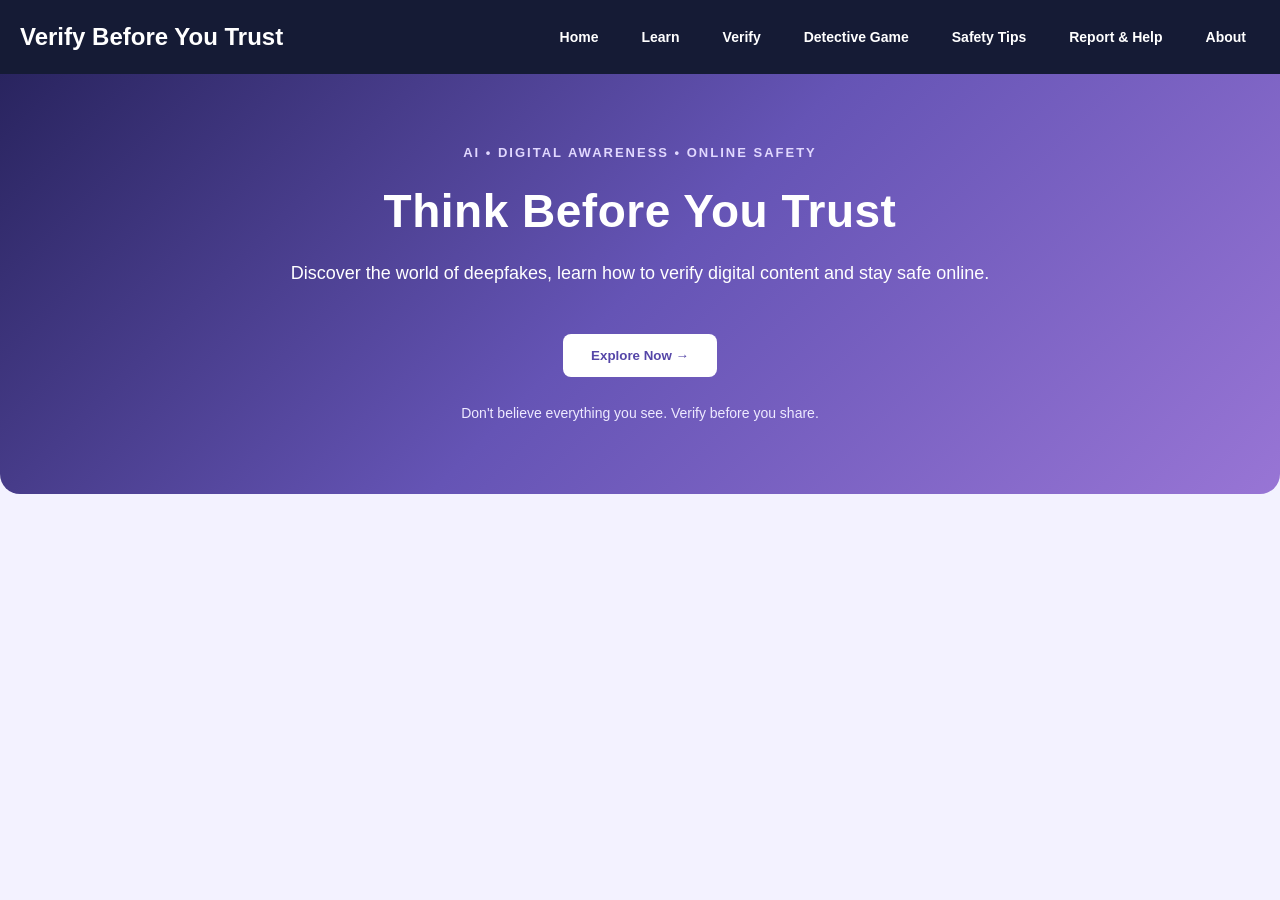
<file: index.html>
<!DOCTYPE html>
<html lang="en">
<head>
    <meta charset="UTF-8">
    <meta name="viewport" content="width=device-width, initial-scale=1.0">
    <title>Verify Before You Trust</title>
    <link rel="stylesheet" href="style.css">
</head>
<body>

    <!-- Navigation -->
    <header>
        <h2>Verify Before You Trust</h2>
        <nav>
    <a href="index.html">Home</a>
    <a href="learn.html">Learn</a>
    <a href="verify.html">Verify</a>
    <a href="game.html">Detective Game</a>
    <a href="safety.html">Safety Tips</a>
    <a href="report.html">Report & Help</a>
    <a href="about.html">About</a>
</nav>
    </header>

    <!-- Home -->
    <section id="home">
    <div class="hero-content">
        <p class="hero-tag">AI • DIGITAL AWARENESS • ONLINE SAFETY</p>

        <h1>Think Before You Trust</h1>

        <p class="hero-subtitle">
            Discover the world of deepfakes, learn how to
            verify digital content and stay safe online.
        </p>

        <a href="learn.html">
            <button>Explore Now →</button>
        </a>

        <p class="hero-note">
            Don't believe everything you see. Verify before you share.
        </p>
    </div>
</section>

    
<script src="script.js"></script>
</body>
</html>
</file>
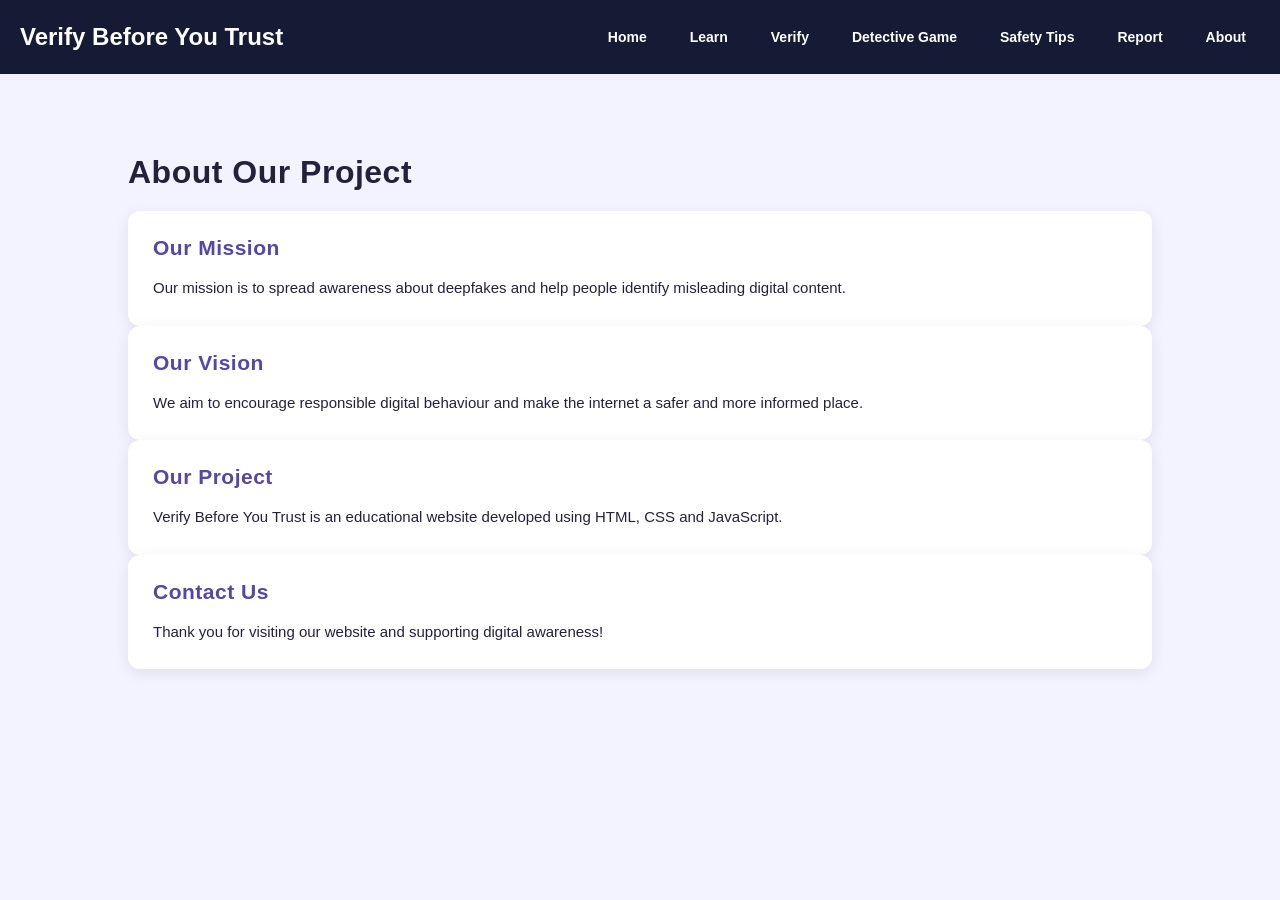
<file: about.html>
<!DOCTYPE html>
<html lang="en">
<head>
    <meta charset="UTF-8">
    <meta name="viewport" content="width=device-width, initial-scale=1.0">
    <title>About Us</title>
    <link rel="stylesheet" href="style.css">
</head>
<body>

<header>
    <h2>Verify Before You Trust</h2>
    <nav>
        <a href="index.html">Home</a>
        <a href="learn.html">Learn</a>
        <a href="verify.html">Verify</a>
        <a href="game.html">Detective Game</a>
        <a href="safety.html">Safety Tips</a>
        <a href="report.html">Report</a>
        <a href="about.html">About</a>
    </nav>
</header>

<section>
    <h1>About Our Project</h1>

    <div class="card">
        <h2>Our Mission</h2>
        <p>
            Our mission is to spread awareness about deepfakes
            and help people identify misleading digital content.
        </p>
    </div>

    <div class="card">
        <h2>Our Vision</h2>
        <p>
            We aim to encourage responsible digital behaviour
            and make the internet a safer and more informed place.
        </p>
    </div>

    <div class="card">
        <h2>Our Project</h2>
        <p>
            Verify Before You Trust is an educational website
            developed using HTML, CSS and JavaScript.
        </p>
    </div>

    <div class="card">
        <h2>Contact Us</h2>
        <p>Thank you for visiting our website and supporting digital awareness!</p>
    </div>
</section>

</body>
</html>
</file>
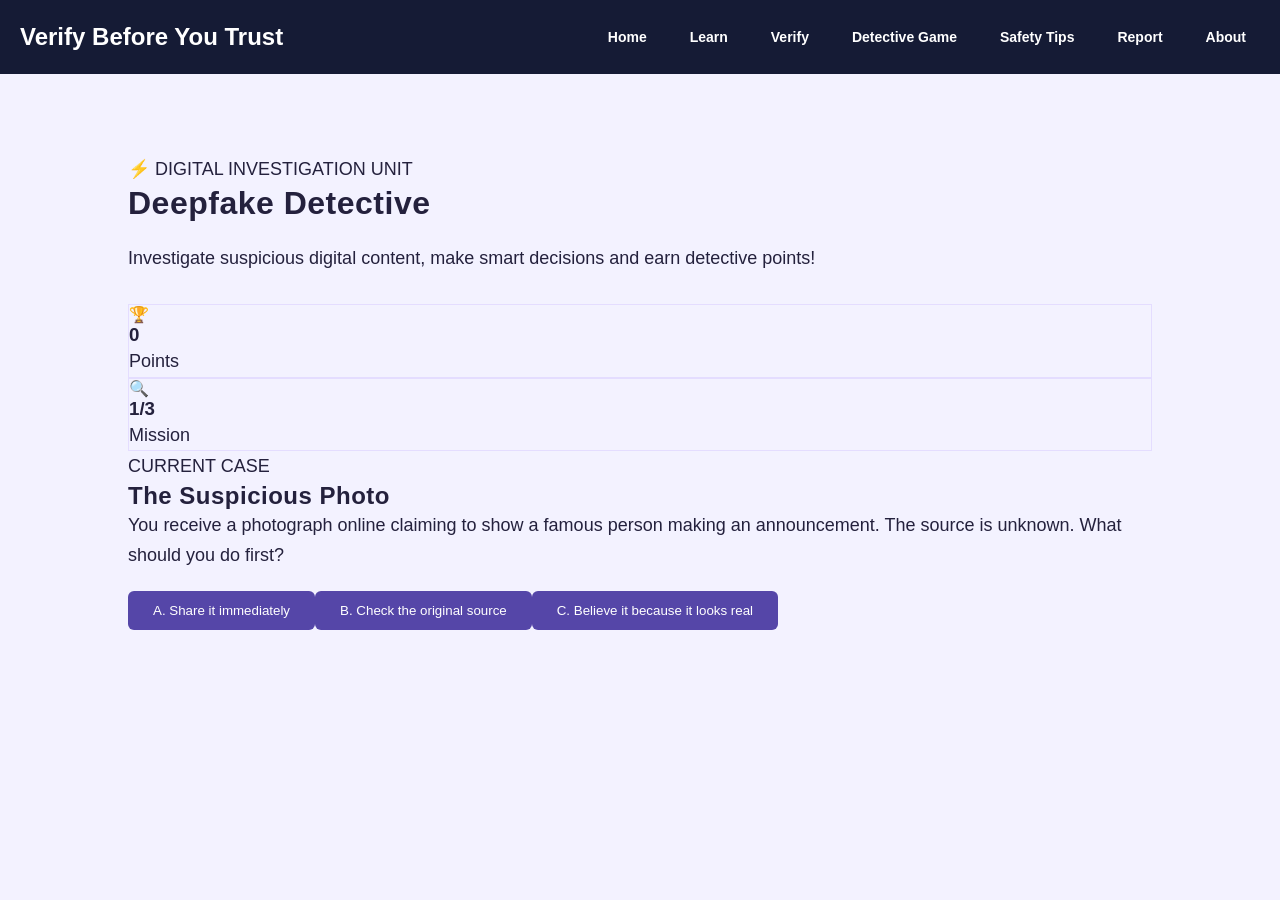
<file: game.html>
<!DOCTYPE html>
<html lang="en">
<head>
    <meta charset="UTF-8">
    <meta name="viewport" content="width=device-width, initial-scale=1.0">
    <title>Deepfake Detective Game</title>
    <link rel="stylesheet" href="style.css">
</head>
<body>

<header>
    <h2>Verify Before You Trust</h2>
    <nav>
        <a href="index.html">Home</a>
        <a href="learn.html">Learn</a>
        <a href="verify.html">Verify</a>
        <a href="game.html">Detective Game</a>
        <a href="safety.html">Safety Tips</a>
        <a href="report.html">Report</a>
        <a href="about.html">About</a>
    </nav>
</header>

<!-- Deepfake Detective Game -->
<section id="game">
    <div class="game-heading">
        <p class="game-tag">⚡ DIGITAL INVESTIGATION UNIT</p>
        <h1>Deepfake Detective</h1>
        <p class="intro">
            Investigate suspicious digital content,
            make smart decisions and earn detective points!
        </p>
    </div>

    <div class="game-dashboard">
        <div class="game-stat">
            <span>🏆</span>
            <h3 id="score">0</h3>
            <p>Points</p>
        </div>
        <div class="game-stat">
            <span>🔍</span>
            <h3 id="mission-number">1/3</h3>
            <p>Mission</p>
        </div>
    </div>

    <div class="mission-card">
        <p class="mission-label">CURRENT CASE</p>
        <h2 id="case-title">The Suspicious Photo</h2>
        <p id="case-description">
            You receive a photograph online claiming to show
            a famous person making an announcement.
            The source is unknown.
            What should you do first?
        </p>

        <div id="game-options" class="game-options"></div>
        <p id="game-feedback" aria-live="polite"></p>

        <button id="next-mission" onclick="nextMission()" hidden>
            Next Mission →
        </button>
    </div>
</section>

<script src="game.js"></script>
</body>
</html>
</file>
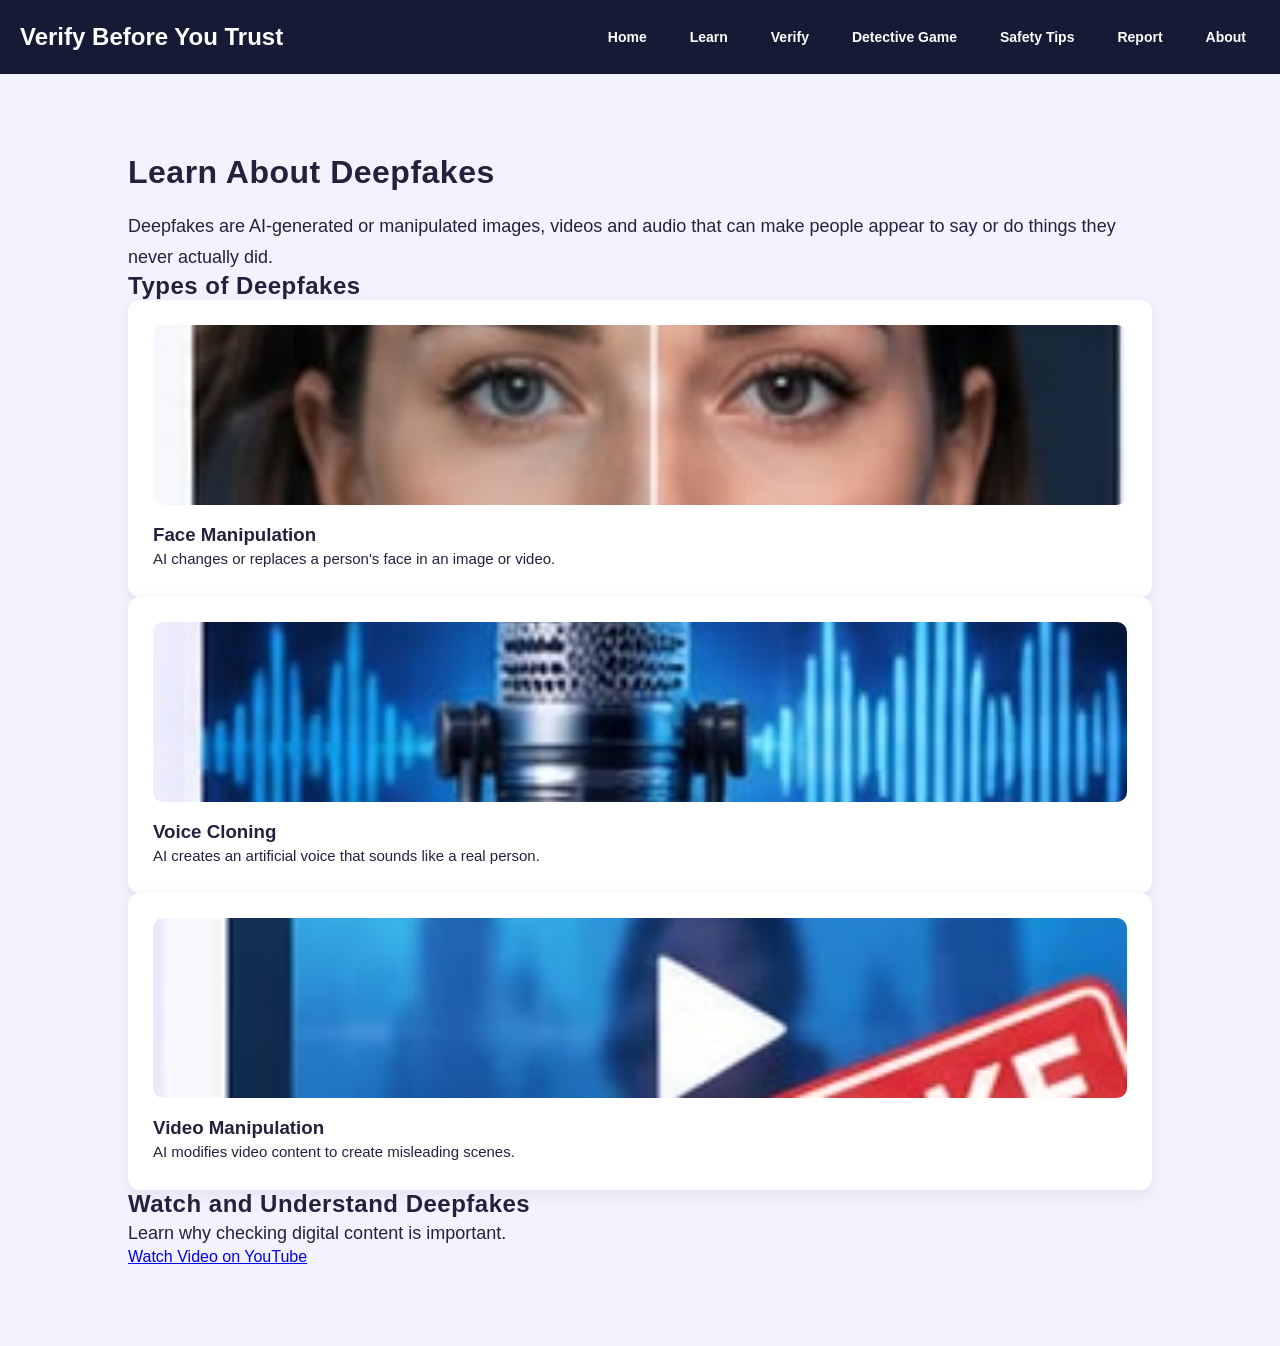
<file: learn.html>
<!DOCTYPE html>
<html lang="en">
<head>
    <meta charset="UTF-8">
    <meta name="viewport" content="width=device-width, initial-scale=1.0">
    <title>Learn About Deepfakes</title>
    <link rel="stylesheet" href="style.css">
</head>
<body>

<header>
    <h2>Verify Before You Trust</h2>
    <nav>
        <a href="index.html">Home</a>
        <a href="learn.html">Learn</a>
        <a href="verify.html">Verify</a>
        <a href="game.html">Detective Game</a>
        <a href="safety.html">Safety Tips</a>
        <a href="report.html">Report</a>
        <a href="about.html">About</a>
    </nav>
</header>

<section>
    <h1>Learn About Deepfakes</h1>
    <p>
        Deepfakes are AI-generated or manipulated images,
        videos and audio that can make people appear to say
        or do things they never actually did.
    </p>

    <h2>Types of Deepfakes</h2>

    <div class="card">
        <img src="images/face_manipulation.jpeg.jpeg" alt="Face manipulation">
        <h3>Face Manipulation</h3>
        <p>AI changes or replaces a person's face in an image or video.</p>
    </div>

    <div class="card">
        <img src="images/voice_cloning.jpeg.jpeg" alt="Voice cloning">
        <h3>Voice Cloning</h3>
        <p>AI creates an artificial voice that sounds like a real person.</p>
    </div>

    <div class="card">
        <img src="images/video_manipulation.jpeg.jpeg" alt="Video manipulation">
        <h3>Video Manipulation</h3>
        <p>AI modifies video content to create misleading scenes.</p>
    </div>

    <h2>Watch and Understand Deepfakes</h2>
    <p>Learn why checking digital content is important.</p>

    <a href="https://www.youtube.com/watch?v=7akzhpx0EIU"
       target="_blank" rel="noopener noreferrer">
        Watch Video on YouTube
    </a>
</section>

</body>
</html>
</file>
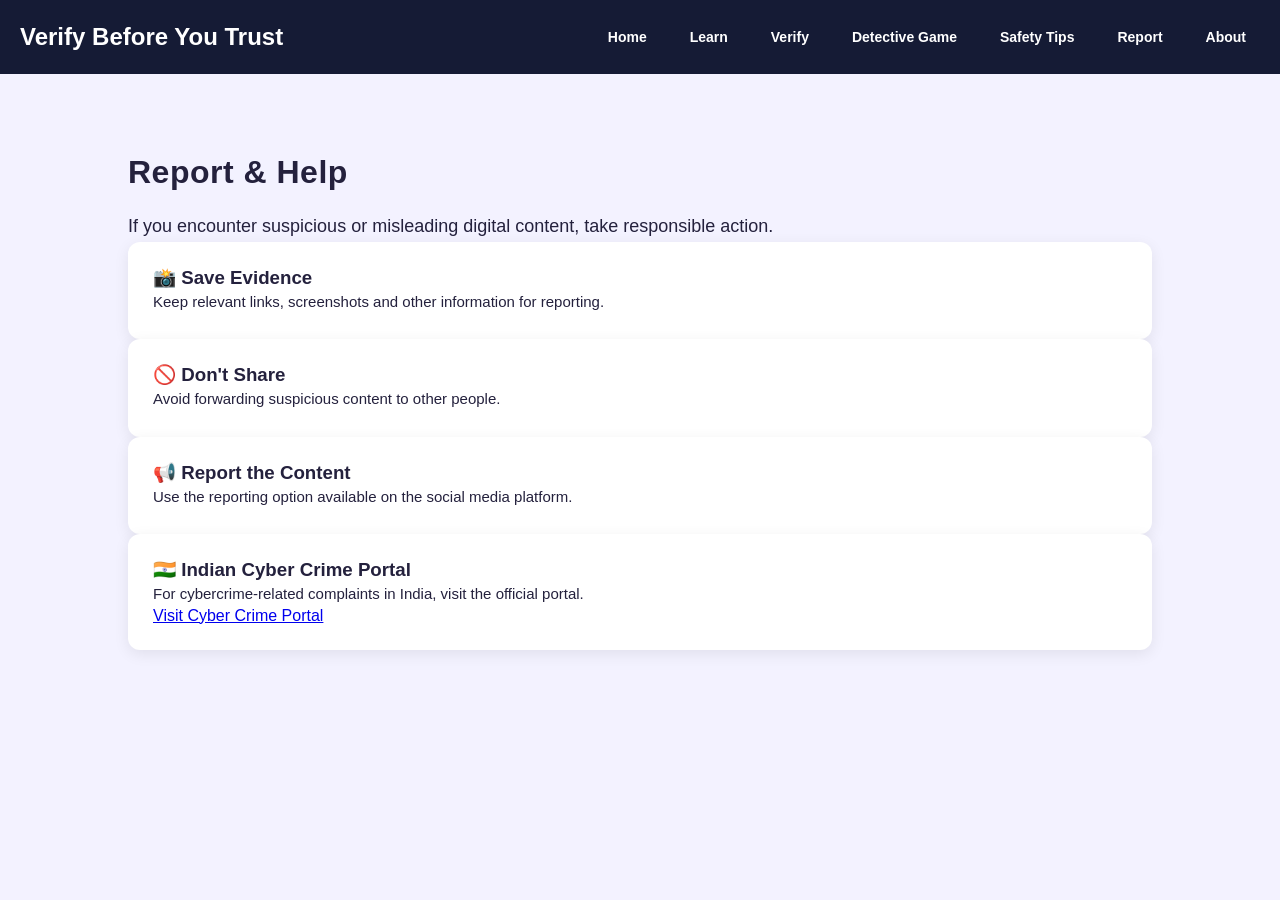
<file: report.html>
<!DOCTYPE html>
<html lang="en">
<head>
    <meta charset="UTF-8">
    <meta name="viewport" content="width=device-width, initial-scale=1.0">
    <title>Report and Help</title>
    <link rel="stylesheet" href="style.css">
</head>
<body>

<header>
    <h2>Verify Before You Trust</h2>
    <nav>
        <a href="index.html">Home</a>
        <a href="learn.html">Learn</a>
        <a href="verify.html">Verify</a>
        <a href="game.html">Detective Game</a>
        <a href="safety.html">Safety Tips</a>
        <a href="report.html">Report</a>
        <a href="about.html">About</a>
    </nav>
</header>

<section>
    <h1>Report & Help</h1>
    <p>If you encounter suspicious or misleading digital content, take responsible action.</p>

    <div class="card">
        <h3>📸 Save Evidence</h3>
        <p>Keep relevant links, screenshots and other information for reporting.</p>
    </div>

    <div class="card">
        <h3>🚫 Don't Share</h3>
        <p>Avoid forwarding suspicious content to other people.</p>
    </div>

    <div class="card">
        <h3>📢 Report the Content</h3>
        <p>Use the reporting option available on the social media platform.</p>
    </div>

    <div class="card">
        <h3>🇮🇳 Indian Cyber Crime Portal</h3>
        <p>For cybercrime-related complaints in India, visit the official portal.</p>
        <a href="https://cybercrime.gov.in/" target="_blank" rel="noopener noreferrer">
            Visit Cyber Crime Portal
        </a>
    </div>
</section>

</body>
</html>
</file>
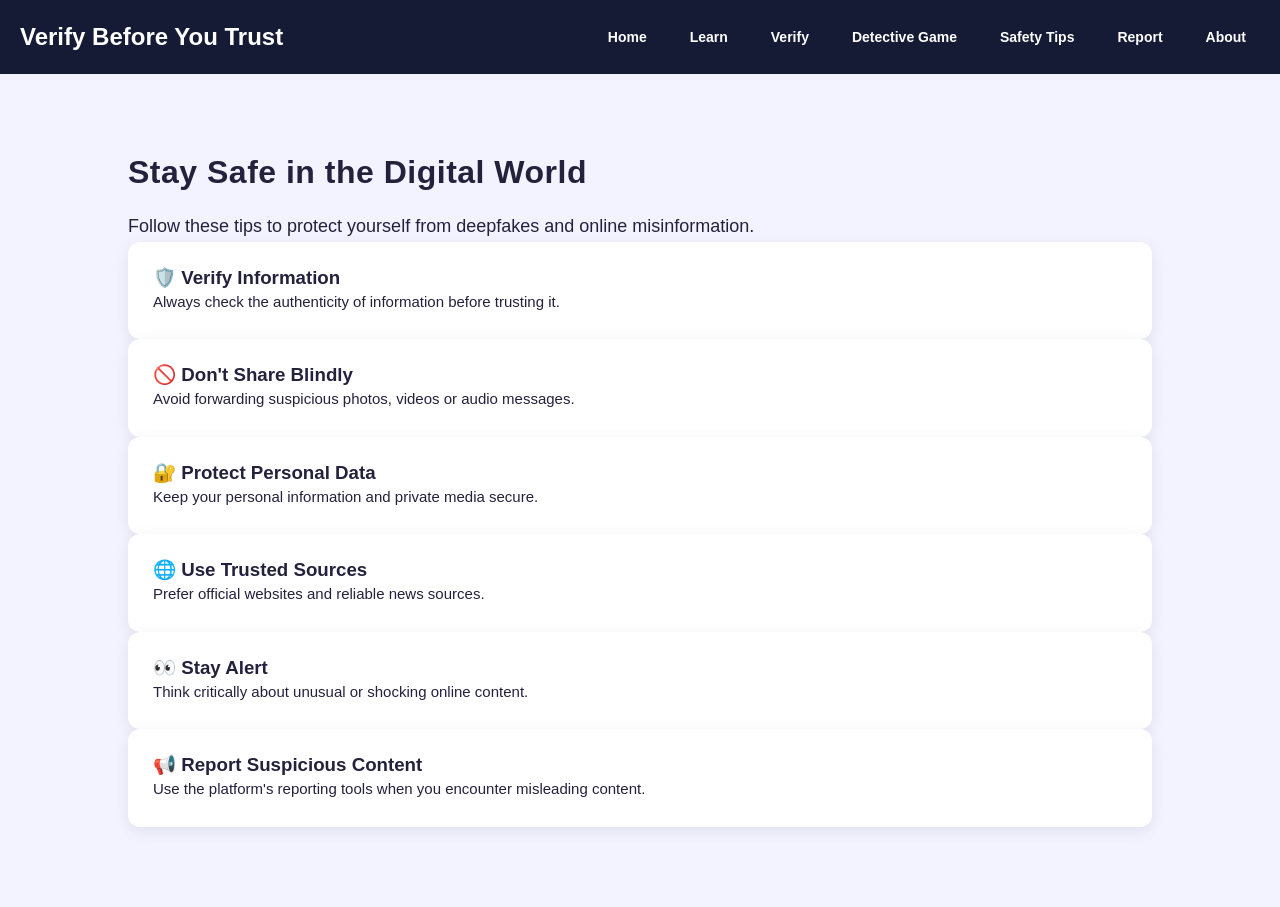
<file: safety.html>
<!DOCTYPE html>
<html lang="en">
<head>
    <meta charset="UTF-8">
    <meta name="viewport" content="width=device-width, initial-scale=1.0">
    <title>Digital Safety Tips</title>
    <link rel="stylesheet" href="style.css">
</head>
<body>

<header>
    <h2>Verify Before You Trust</h2>
    <nav>
        <a href="index.html">Home</a>
        <a href="learn.html">Learn</a>
        <a href="verify.html">Verify</a>
        <a href="game.html">Detective Game</a>
        <a href="safety.html">Safety Tips</a>
        <a href="report.html">Report</a>
        <a href="about.html">About</a>
    </nav>
</header>

<section>
    <h1>Stay Safe in the Digital World</h1>
    <p>Follow these tips to protect yourself from deepfakes and online misinformation.</p>

    <div class="card">
        <h3>🛡️ Verify Information</h3>
        <p>Always check the authenticity of information before trusting it.</p>
    </div>

    <div class="card">
        <h3>🚫 Don't Share Blindly</h3>
        <p>Avoid forwarding suspicious photos, videos or audio messages.</p>
    </div>

    <div class="card">
        <h3>🔐 Protect Personal Data</h3>
        <p>Keep your personal information and private media secure.</p>
    </div>

    <div class="card">
        <h3>🌐 Use Trusted Sources</h3>
        <p>Prefer official websites and reliable news sources.</p>
    </div>

    <div class="card">
        <h3>👀 Stay Alert</h3>
        <p>Think critically about unusual or shocking online content.</p>
    </div>

    <div class="card">
        <h3>📢 Report Suspicious Content</h3>
        <p>Use the platform's reporting tools when you encounter misleading content.</p>
    </div>
</section>

</body>
</html>
</file>
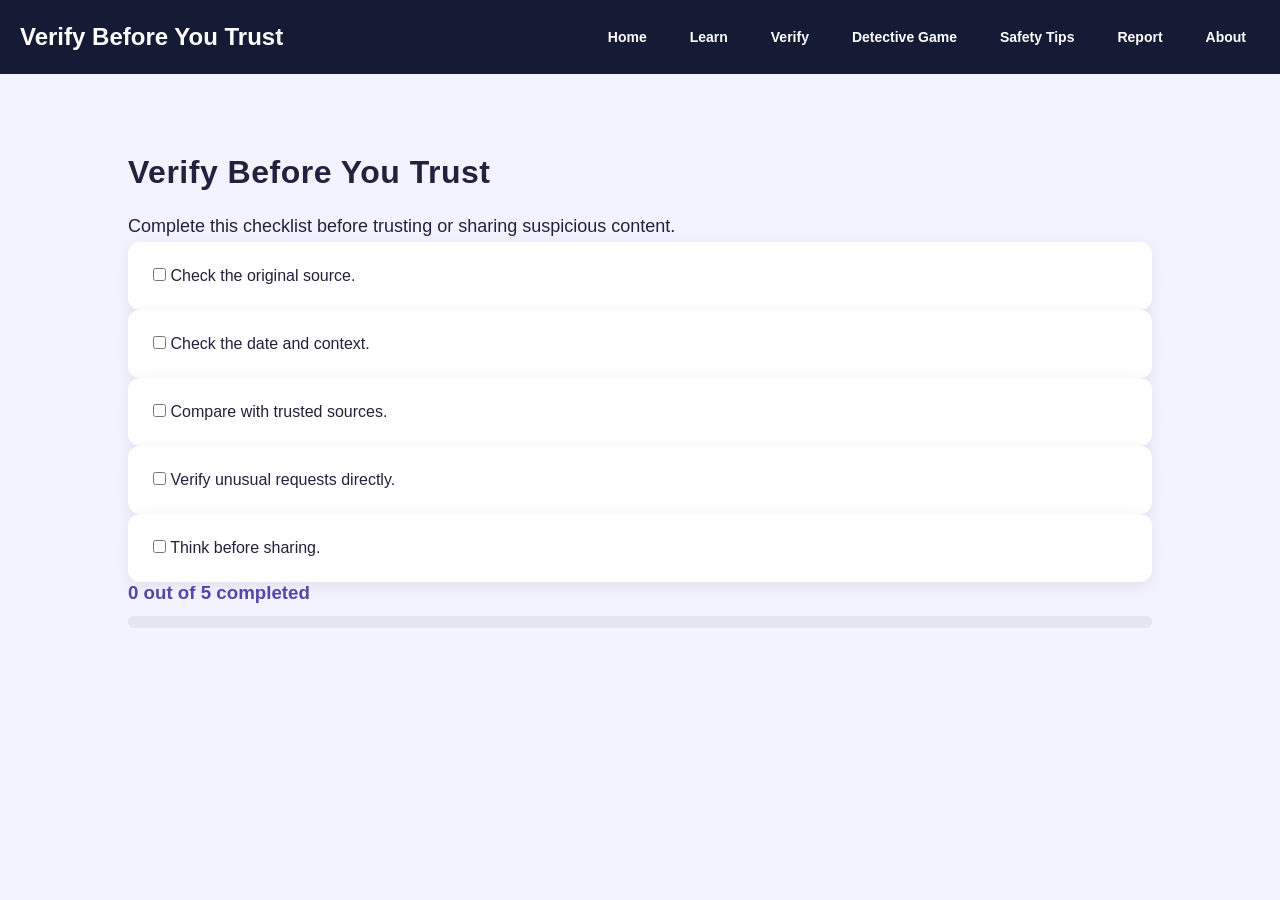
<file: verify.html>
<!DOCTYPE html>
<html lang="en">
<head>
    <meta charset="UTF-8">
    <meta name="viewport" content="width=device-width, initial-scale=1.0">
    <title>Verify Before You Trust</title>
    <link rel="stylesheet" href="style.css">
</head>
<body>

<header>
    <h2>Verify Before You Trust</h2>
    <nav>
        <a href="index.html">Home</a>
        <a href="learn.html">Learn</a>
        <a href="verify.html">Verify</a>
        <a href="game.html">Detective Game</a>
        <a href="safety.html">Safety Tips</a>
        <a href="report.html">Report</a>
        <a href="about.html">About</a>
    </nav>
</header>

<section>
    <h1>Verify Before You Trust</h1>
    <p>Complete this checklist before trusting or sharing suspicious content.</p>

    <div class="card">
        <label><input type="checkbox" class="verify"> Check the original source.</label>
    </div>

    <div class="card">
        <label><input type="checkbox" class="verify"> Check the date and context.</label>
    </div>

    <div class="card">
        <label><input type="checkbox" class="verify"> Compare with trusted sources.</label>
    </div>

    <div class="card">
        <label><input type="checkbox" class="verify"> Verify unusual requests directly.</label>
    </div>

    <div class="card">
        <label><input type="checkbox" class="verify"> Think before sharing.</label>
    </div>

    <h3 id="progress-text">0 out of 5 completed</h3>
    <div class="progress-bar">
        <div id="progress-fill"></div>
    </div>
</section>

<script>
const boxes = document.querySelectorAll(".verify");

boxes.forEach(function(box) {
    box.addEventListener("change", function() {
        const completed = document.querySelectorAll(".verify:checked").length;
        document.getElementById("progress-text").innerText =
            completed + " out of 5 completed";
        document.getElementById("progress-fill").style.width =
            (completed / 5 * 100) + "%";
    });
});
</script>

</body>
</html>
</file>
<file: style.css>
* {
    margin: 0;
    padding: 0;
    box-sizing: border-box;
}

html {
    scroll-behavior: smooth;
}

body {
    font-family: Arial, sans-serif;
    background: #f4f6fb;
    color: #20243a;
}

/* Navigation */
header {
    background: #151b35;
    color: white;
    padding: 20px;
    display: flex;
    justify-content: space-between;
    align-items: center;
    flex-wrap: wrap;
    gap: 15px;
}

nav {
    display: flex;
    flex-wrap: wrap;
    gap: 15px;
}

nav a {
    color: #ffffff;
    text-decoration: none;
    font-size: 14px;
    font-weight: 600;
    padding: 9px 14px;
    border-radius: 20px;
    transition: 0.3s ease;
}

nav a:hover {
    background: #7657d5;
    color: white;
    transform: translateY(-3px);
}
nav a:hover {
    color: #a99cff;
}

/* All sections */
section {
    padding: 80px 10%;
    min-height: 300px;
}

section h1 {
    font-size: 32px;
    margin-bottom: 20px;
}

section p {
    font-size: 18px;
    line-height: 1.7;
}

/* Home section */
#home {
    background: linear-gradient(120deg, #151b35, #5546a8);
    color: white;
    text-align: center;
    padding: 120px 20px;
}

#home h1 {
    font-size: 42px;
}

button {
    background: #5546a8;
    color: white;
    border: none;
    padding: 12px 25px;
    border-radius: 6px;
    margin-top: 20px;
    cursor: pointer;
}

button:hover {
    background: #352b7b;
}

#home button {
    background: white;
    color: #352b7b;
}

/* Alternating section backgrounds */
section:nth-of-type(even) {
    background: white;
}

/* Footer */
footer {
    background: #151b35;
    color: white;
    text-align: center;
    padding: 20px;
}

/* Mobile design */
@media (max-width: 768px) {
    header {
        flex-direction: column;
        align-items: flex-start;
    }

    nav {
        gap: 12px;
    }

    section h1 {
        font-size: 26px;
    }

    #home h1 {
        font-size: 32px;
    }
}
/* Learn About Deepfakes */

.intro {
    max-width: 850px;
    margin-bottom: 30px;
    line-height: 1.8;
}

.card-container {
    display: flex;
    gap: 25px;
    flex-wrap: wrap;
    margin-top: 30px;
}

.card {
    background: white;
    padding: 25px;
    border-radius: 12px;
    flex: 1;
    min-width: 220px;
    box-shadow: 0 4px 15px rgba(0,0,0,0.08);
    transition: transform 0.3s;
}

.card:hover {
    transform: translateY(-6px);
}

.card h2 {
    color: #5546a8;
    margin-bottom: 15px;
    font-size: 21px;
}

.card p {
    font-size: 15px;
    line-height: 1.7;
}
/* Verification Checklist */

.checklist-box {
    background: white;
    max-width: 750px;
    padding: 30px;
    border-radius: 12px;
    margin-top: 25px;
    box-shadow: 0 4px 15px rgba(0,0,0,0.08);
}

.checklist-box label {
    display: block;
    padding: 15px 5px;
    border-bottom: 1px solid #eeeeee;
    font-size: 16px;
    cursor: pointer;
}

.checklist-box input {
    margin-right: 12px;
    accent-color: #5546a8;
    transform: scale(1.2);
}

.progress-area {
    margin-top: 25px;
}

#progress-text {
    font-weight: bold;
    color: #5546a8;
    margin-bottom: 12px;
}

.progress-bar {
    height: 12px;
    background: #e5e5f0;
    border-radius: 20px;
    overflow: hidden;
}

#progress-fill {
    height: 100%;
    width: 0%;
    background: #5546a8;
    transition: width 0.3s;
}
/* Quiz Design */

.quiz-box {
    background: white;
    max-width: 800px;
    padding: 30px;
    margin-top: 25px;
    border-radius: 12px;
    box-shadow: 0 4px 15px rgba(0,0,0,0.08);
}

.question {
    margin-bottom: 28px;
    padding-bottom: 20px;
    border-bottom: 1px solid #eeeeee;
}

.question h3 {
    margin-bottom: 15px;
    color: #5546a8;
}

.question label {
    display: block;
    padding: 8px 0;
    cursor: pointer;
}

.question input {
    margin-right: 10px;
    accent-color: #5546a8;
}

#quiz-result {
    margin-top: 25px;
    font-size: 18px;
    font-weight: bold;
    color: #5546a8;
}
/* Safety Tips Section */

#safety {
    background: #f4f6fb;
}

#safety .card {
    border-left: 4px solid #5546a8;
}

#safety .card:hover {
    box-shadow: 0 8px 20px rgba(85,70,168,0.15);
}
/* Report and Help Section */

#help {
    background: white;
}

#help .card {
    border-top: 4px solid #5546a8;
}

#help .card a {
    display: inline-block;
    margin-top: 15px;
    color: #5546a8;
    font-weight: bold;
    text-decoration: none;
}

#help .card a:hover {
    text-decoration: underline;
}

.help-message {
    background: #eeeaff;
    padding: 25px;
    border-radius: 12px;
    margin-top: 30px;
}

.help-message h2 {
    color: #5546a8;
    margin-bottom: 10px;
}
#about {
    background: #f4f6fb;
}

#about .card {
    border-bottom: 4px solid #5546a8;
}
#home {
    min-height: 420px;
    display: flex;
    align-items: center;
    justify-content: center;
    text-align: center;
    padding: 60px 20px;
    background: linear-gradient(135deg, #29245f, #6554b5, #9875d5);
    color: white;
    border-radius: 0 0 20px 20px;
}

.hero-content {
    max-width: 750px;
}

.hero-tag {
    letter-spacing: 2px;
    font-size: 13px;
    font-weight: bold;
    color: #e1d8ff;
}

#home h1 {
    font-size: 46px;
    margin: 20px 0;
    color: white;
}

.hero-subtitle {
    font-size: 18px;
    line-height: 1.7;
    margin-bottom: 25px;
}

#home button {
    background: white;
    color: #5546a8;
    border: none;
    padding: 14px 28px;
    border-radius: 8px;
    font-weight: bold;
    cursor: pointer;
}

.hero-note {
    margin-top: 25px;
    font-size: 14px;
    color: #eeeaff;
}
.card img {
    width: 100%;
    height: 180px;
    object-fit: cover;
    border-radius: 10px;
    margin-bottom: 15px;
}
#learn .card-container {
    display: grid;
    grid-template-columns: repeat(3, 1fr);
    gap: 25px;
}

#learn .card {
    width: 100%;
    box-sizing: border-box;
}

#learn .card img {
    width: 100%;
    height: 180px;
    object-fit: cover;
    border-radius: 10px;
    display: block;
}
/* Mobile Responsive Design */
@media (max-width: 768px) {
    header {
        flex-direction: column;
        gap: 15px;
        padding: 15px;
    }

    nav {
        display: flex;
        flex-wrap: wrap;
        justify-content: center;
        gap: 12px;
    }

    #home h1 {
        font-size: 32px;
    }

    .hero-subtitle {
        font-size: 16px;
    }

    #learn .card-container {
        grid-template-columns: 1fr;
    }

    .card-container {
        grid-template-columns: 1fr;
    }

    section {
        padding: 30px 18px;
    }

    .checklist-box,
    .quiz-box {
        padding: 18px;
    }
}
.video-section {
    max-width: 850px;
    margin: 35px auto;
    padding: 25px;
    background: white;
    border-radius: 15px;
    text-align: center;
    box-shadow: 0 4px 15px rgba(0,0,0,0.08);
}

.video-section h2 {
    color: #5546a8;
    margin-bottom: 12px;
}

.video-container {
    position: relative;
    width: 100%;
    aspect-ratio: 16 / 9;
    margin-top: 20px;
}

.video-container iframe {
    width: 100%;
    height: 100%;
    border: none;
    border-radius: 12px;
}

.video-note {
    margin-top: 15px;
    color: #5546a8;
    font-weight: bold;
}
.video-link {
    margin: 25px auto;
}

.video-link a {
    display: inline-block;
    background: #5546a8;
    color: white;
    padding: 14px 24px;
    border-radius: 10px;
    text-decoration: none;
    font-weight: bold;
}

.video-link a:hover {
    background: #40327f;
}
/* ===== PREMIUM WEBSITE UPGRADE ===== */

html {
    scroll-behavior: smooth;
}

body {
    background: #f3f2ff;
    color: #24213d;
    font-family: "Segoe UI", Arial, sans-serif;
}

/* Navigation */
nav a {
    transition: 0.3s ease;
}

nav a:hover {
    color: #a78bfa;
    transform: translateY(-2px);
}

/* Section headings */
section h1,
section h2 {
    letter-spacing: 0.5px;
}

/* Cards */
.card,
.game-stat,
.mission-card,
.video-section {
    transition: transform 0.3s ease, box-shadow 0.3s ease;
}

.card:hover,
.game-stat:hover {
    transform: translateY(-7px);
    box-shadow: 0 12px 28px rgba(85, 70, 168, 0.16);
}

/* Buttons */
button,
.hero a {
    transition: all 0.3s ease;
    cursor: pointer;
}

button:hover,
.hero a:hover {
    transform: translateY(-3px);
    box-shadow: 0 7px 18px rgba(85, 70, 168, 0.25);
}

/* Images */
.card img {
    transition: transform 0.4s ease;
}

.card:hover img {
    transform: scale(1.04);
}

/* Video */
.video-section {
    border: 1px solid #e4ddff;
}

/* Game dashboard */
.game-stat {
    border: 1px solid #e4ddff;
}

/* Smooth section spacing */
section {
    scroll-margin-top: 85px;
}

/* Mobile layout */
@media (max-width: 600px) {
    nav {
        flex-wrap: wrap;
        gap: 10px;
    }

    .video-section {
        padding: 15px;
    }
}
</file>
